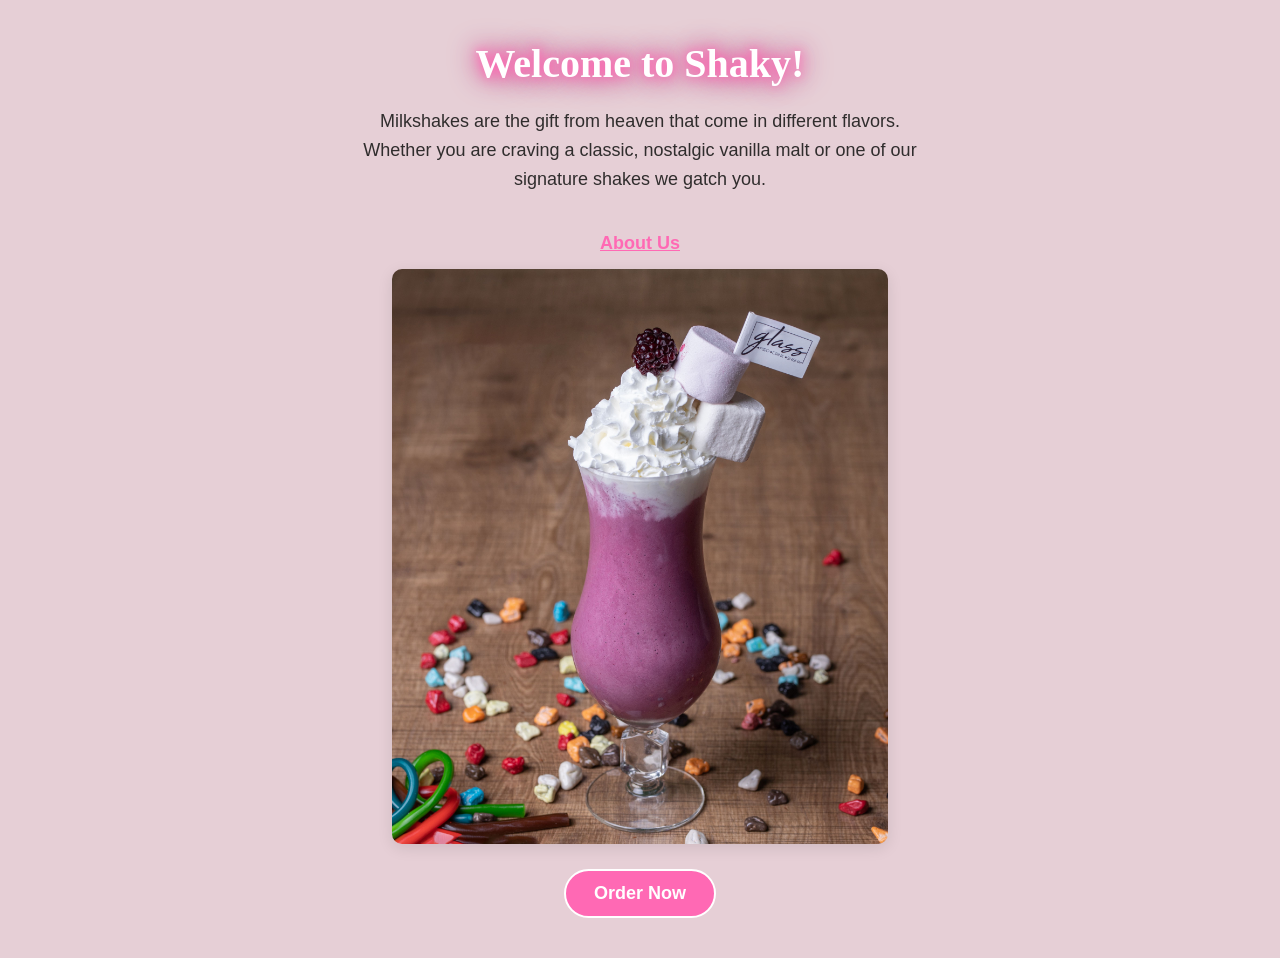
<file: index.html>
<!DOCTYPE html>
<html lang="en">
<head>
    <meta charset="UTF-8">
    <meta name="viewport" content="width=device-width, initial-scale=1.0">
    <link rel="stylesheet" href="style.css">
    <title>Shaky</title>
    
</head>
<body class="home-page">
    <h1><span class="highlight-text">Welcome to Shaky!</span></h1>
    <p> Milkshakes are the gift from heaven that come in different flavors.<br>
        Whether you are craving a classic, nostalgic vanilla malt or one of our signature shakes we gatch you.
    </p>
    <a href="about.html">About Us</a>
    <img src=" images/Mellow.jpg" alt="Mellow">

    <button id="order-btn">Order Now</button>
    
    <script src="script.js"></script>

</body>

 
 

</html>
</file>
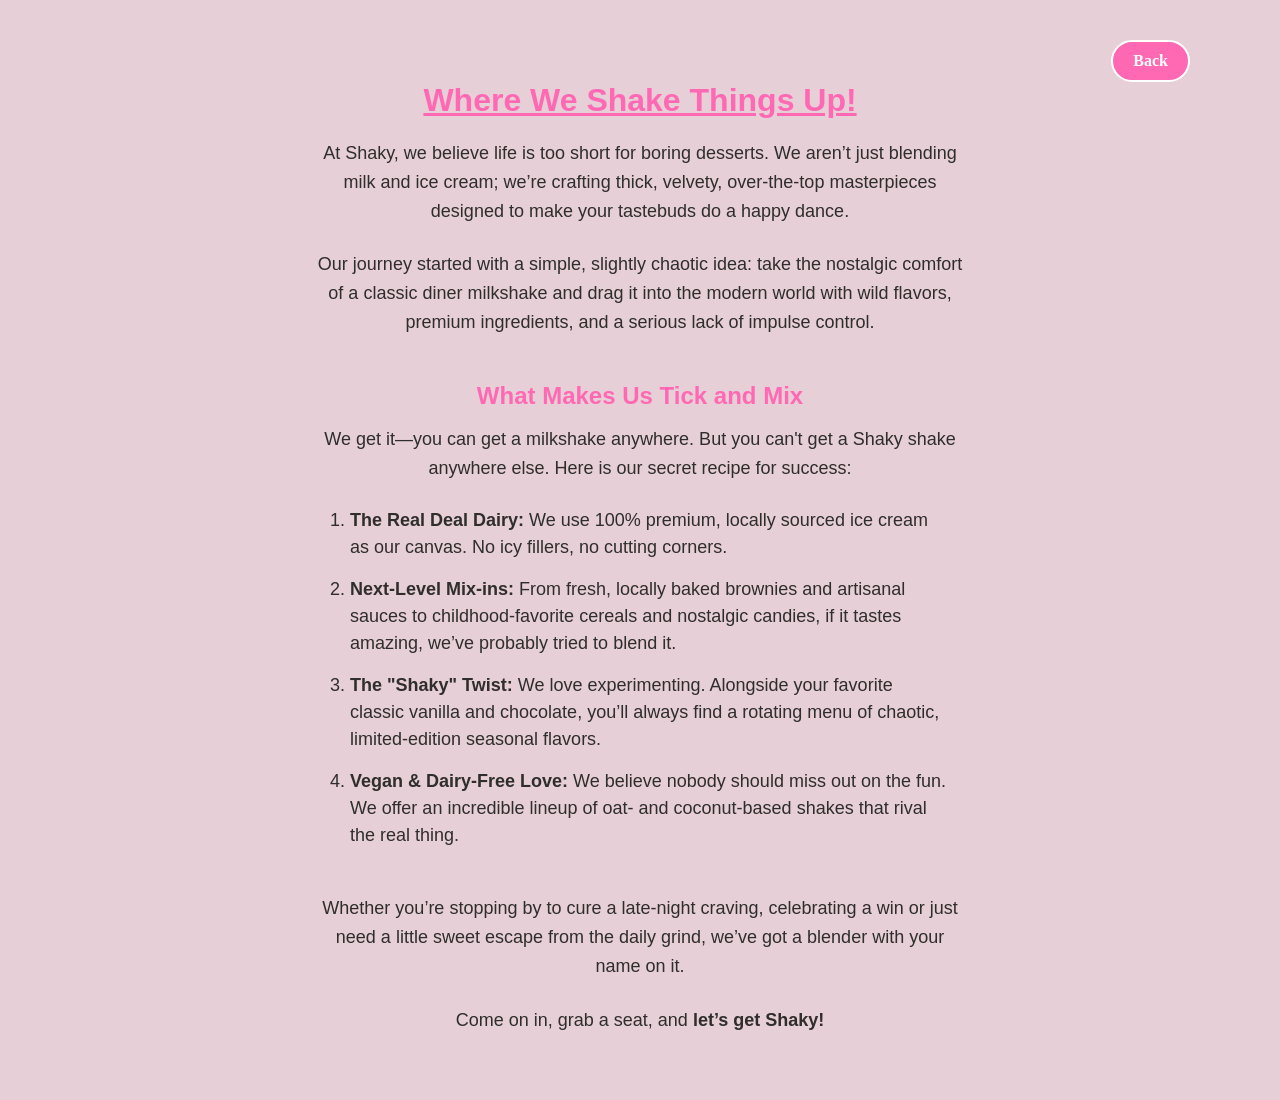
<file: about.html>
<!DOCTYPE html>
<html lang="en">
<head>
    <meta charset="UTF-8">
    <meta name="viewport" content="width=device-width, initial-scale=1.0">
    <title>About Shaky</title>
    <link rel="stylesheet" href="style.css">
</head>
<body class="about-page">

    <a href="index.html" id="back-link">Back </a>

    <h1> Where We Shake Things Up!</h1>

    <p>At Shaky, we believe life is too short for boring desserts. We aren’t just blending milk and ice cream; we’re crafting thick, velvety, over-the-top masterpieces designed to make your tastebuds do a happy dance.</p>

    <p>Our journey started with a simple, slightly chaotic idea: take the nostalgic comfort of a classic diner milkshake and drag it into the modern world with wild flavors, premium ingredients, and a serious lack of impulse control.</p>

    <h2>What Makes Us Tick and Mix</h2>

    <p>We get it—you can get a milkshake anywhere. But you can't get a Shaky shake anywhere else. Here is our secret recipe for success:</p>

    <ol>
        <li><strong>The Real Deal Dairy:</strong> We use 100% premium, locally sourced ice cream as our canvas. No icy fillers, no cutting corners.</li>
        <li><strong>Next-Level Mix-ins:</strong> From fresh, locally baked brownies and artisanal sauces to childhood-favorite cereals and nostalgic candies, if it tastes amazing, we’ve probably tried to blend it.</li>
        <li><strong>The "Shaky" Twist:</strong> We love experimenting. Alongside your favorite classic vanilla and chocolate, you’ll always find a rotating menu of chaotic, limited-edition seasonal flavors.</li>
        <li><strong>Vegan & Dairy-Free Love:</strong> We believe nobody should miss out on the fun. We offer an incredible lineup of oat- and coconut-based shakes that rival the real thing.</li>
    </ol>



    <p>Whether you’re stopping by to cure a late-night craving, celebrating a win or just need a little sweet escape from the daily grind, we’ve got a blender with your name on it.</p>

    <p>Come on in, grab a seat, and <strong>let’s get Shaky!</strong></p>
    
    
    <script src="script.js"></script>
    
</body>
</html>
</file>
<file: style.css>
.home-page, .about-page {
    background-color: #e6cfd6;
    margin: 0;
    padding: 40px 20px; 
    min-height: 100vh;
    box-sizing: border-box;
    
    
    display: flex;
    flex-direction: column;
    align-items: center;
    justify-content: flex-start;
}

/* home page styles */
.home-page h1 {
    font-size: 40px;
    color: #ff69b4;
    font-family: 'Pacifico', cursive;  
    text-align: center;
    margin: 0 0 20px 0; 
}


.highlight-text {
    font-family: 'Pacifico', cursive;  
    color: white; 
    text-shadow: 
        0 0 10px #ff69b4, 
        0 0 20px #ff69b4, 
        0 0 30px #a8005a; 
}

.home-page p {
    color: #302d2d;
    font-family: 'Arial', sans-serif;
    text-align: center;
    max-width: 600px; 
    margin: 0 0 25px 0;
    font-size: 18px;
    line-height: 1.6; 
}

.home-page a {
   
    text-align: center;
    margin: 15px 0;
    font-size: 18px;
    color: #ff69b4;
    text-decoration: underline;
    font-family: 'Arial', sans-serif;
    font-weight: bold;
}    

.home-page img {
    display: block;
    max-width: 40%;
    height: auto;
    border-radius: 10px;
    margin-bottom: 25px; 
    box-shadow: 0 4px 15px rgba(0, 0, 0, 0.1); /
}  

.home-page button {
    display: inline-block;  
    padding: 12px 28px;    
    font-size: 18px;
    background-color: #ff69b4;
    border: 2px solid white; 
    border-radius: 40px;
    cursor: pointer;
    color: white;
    font-weight: bold;
    transition: all 0.3s ease; 
}

.home-page button:hover {
    background-color: white;
    color: #ff69b4;
    border: 2px solid #ff69b4;
}

/* about page styles */

.about-page h1 {
    font-size: 32px;
    text-decoration: underline;
    color: #ff69b4;
    font-family: 'Arial', sans-serif;
    text-align: center;
    margin: 0 0 20px 0;
}

.about-page p {
    color: #302d2d;
    font-family: 'Arial', sans-serif;
    text-align: center;
    max-width: 650px; 
    margin: 0 0 25px 0;
    font-size: 18px;
    line-height: 1.6;
}

.about-page h2 {
    font-size: 24px;
    color: #ff69b4;
    font-family: 'Arial', sans-serif;
    text-align: center;
    margin: 20px 0 15px 0;
}


.about-page ol {
    color: #302d2d;
    font-family: 'Arial', sans-serif;
    max-width: 600px;
    margin: 0 0 30px 0;
    padding-left: 20px;
    font-size: 18px;
}   

.about-page li {
    margin-bottom: 15px; 
    line-height: 1.5;
}
.about-page a {
    display: inline-block;  
    padding: 10px 20px;    
    font-size: 16px;
    background-color: #ff69b4;
    border: 2px solid white; 
    border-radius: 40px;
    cursor: pointer;
    color: white;
    font-weight: bold;
    text-decoration: none;
    transition: all 0.3s ease; 
    display: left;
    align-self: flex-end;
    margin-right: 70px;
    

}

.about-page a:hover {
    background-color: white;
    color: #ff69b4;
    border: 2px solid #ff69b4;
}
</file>
